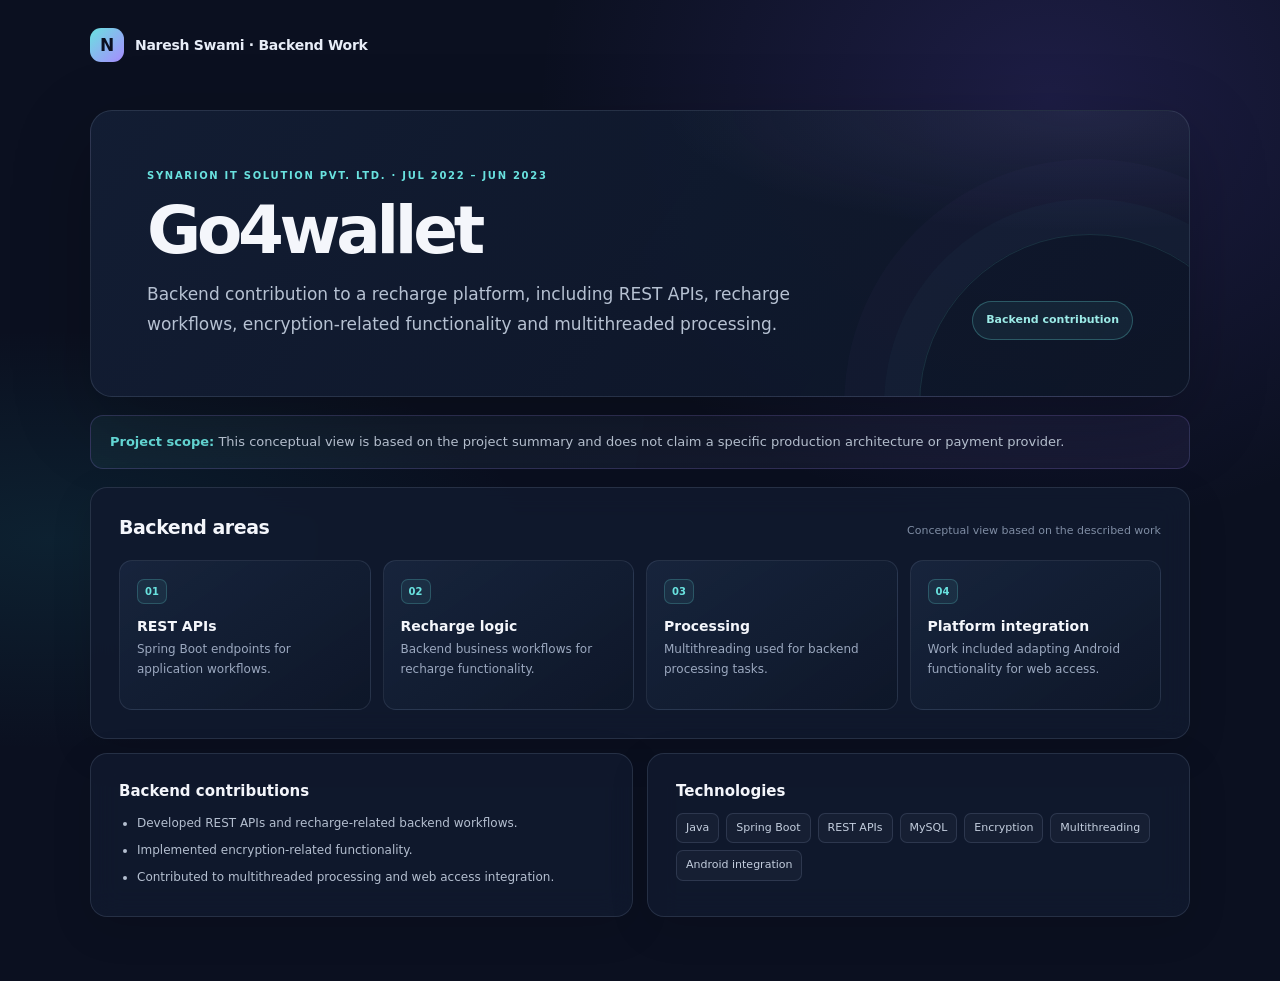
<file: assets/go4wallet-backend-showcase.html>
<!DOCTYPE html>
<html lang="en">
<head>
    <meta charset="UTF-8">
    <meta name="viewport" content="width=device-width, initial-scale=1">
    <meta name="description" content="Backend case study for Go4wallet recharge platform development.">
    <title>Go4wallet - Backend Case Study</title>
    <link rel="stylesheet" href="./backend-showcase.css">
</head>
<body>
    <main class="showcase">
        <div class="topline">
            <a class="brand" href="../index.html#projects">Naresh Swami · Backend Work</a>
        </div>
        <header class="hero">
            <div class="hero-copy">
                <p class="eyebrow">Synarion IT Solution Pvt. Ltd. · Jul 2022 – Jun 2023</p>
                <h1>Go4wallet</h1>
                <p class="intro">Backend contribution to a recharge platform, including REST APIs, recharge workflows, encryption-related functionality and multithreaded processing.</p>
            </div>
            <span class="role-chip">Backend contribution</span>
        </header>
        <p class="notice"><strong>Project scope:</strong> This conceptual view is based on the project summary and does not claim a specific production architecture or payment provider.</p>
        <section class="panel" aria-labelledby="flow-title">
            <div class="section-heading">
                <h2 id="flow-title">Backend areas</h2>
                <p>Conceptual view based on the described work</p>
            </div>
            <div class="flow">
                <article class="step"><span class="step-number">01</span><h3>REST APIs</h3><p>Spring Boot endpoints for application workflows.</p></article>
                <article class="step"><span class="step-number">02</span><h3>Recharge logic</h3><p>Backend business workflows for recharge functionality.</p></article>
                <article class="step"><span class="step-number">03</span><h3>Processing</h3><p>Multithreading used for backend processing tasks.</p></article>
                <article class="step"><span class="step-number">04</span><h3>Platform integration</h3><p>Work included adapting Android functionality for web access.</p></article>
            </div>
        </section>
        <div class="detail-grid">
            <section class="panel detail">
                <h2>Backend contributions</h2>
                <ul>
                    <li>Developed REST APIs and recharge-related backend workflows.</li>
                    <li>Implemented encryption-related functionality.</li>
                    <li>Contributed to multithreaded processing and web access integration.</li>
                </ul>
            </section>
            <section class="panel detail">
                <h2>Technologies</h2>
                <div class="tags">
                    <span class="tag">Java</span><span class="tag">Spring Boot</span><span class="tag">REST APIs</span>
                    <span class="tag">MySQL</span><span class="tag">Encryption</span><span class="tag">Multithreading</span><span class="tag">Android integration</span>
                </div>
            </section>
        </div>
    </main>
</body>
</html>
</file>
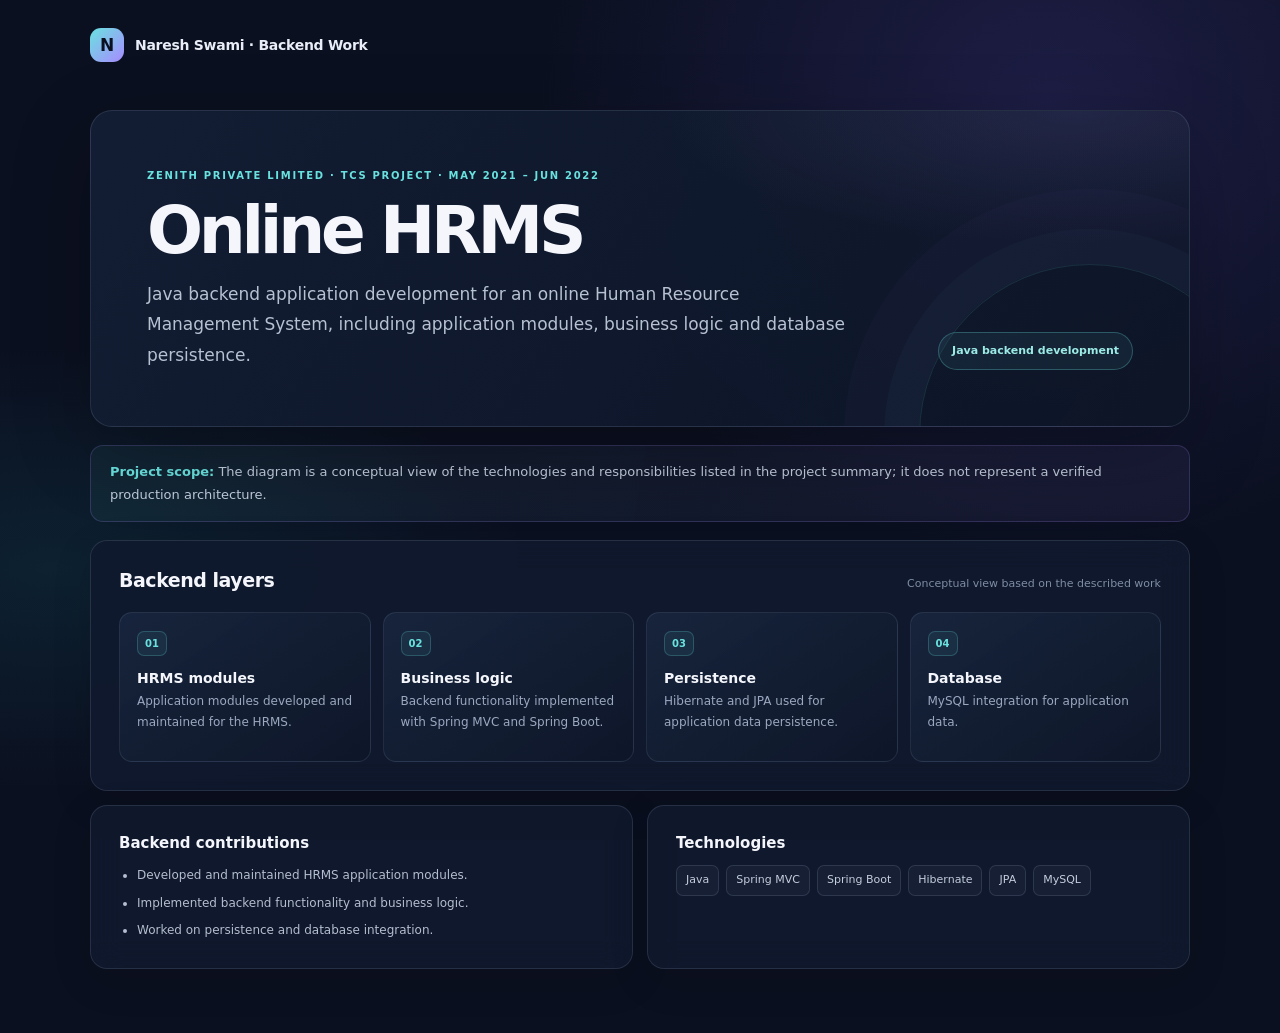
<file: assets/hrms-backend-showcase.html>
<!DOCTYPE html>
<html lang="en">
<head>
    <meta charset="UTF-8">
    <meta name="viewport" content="width=device-width, initial-scale=1">
    <meta name="description" content="Backend case study for Online HRMS application development.">
    <title>Online HRMS - Backend Case Study</title>
    <link rel="stylesheet" href="./backend-showcase.css">
</head>
<body>
    <main class="showcase">
        <div class="topline">
            <a class="brand" href="../index.html#projects">Naresh Swami · Backend Work</a>
        </div>
        <header class="hero">
            <div class="hero-copy">
                <p class="eyebrow">Zenith Private Limited · TCS Project · May 2021 – Jun 2022</p>
                <h1>Online HRMS</h1>
                <p class="intro">Java backend application development for an online Human Resource Management System, including application modules, business logic and database persistence.</p>
            </div>
            <span class="role-chip">Java backend development</span>
        </header>
        <p class="notice"><strong>Project scope:</strong> The diagram is a conceptual view of the technologies and responsibilities listed in the project summary; it does not represent a verified production architecture.</p>
        <section class="panel" aria-labelledby="flow-title">
            <div class="section-heading">
                <h2 id="flow-title">Backend layers</h2>
                <p>Conceptual view based on the described work</p>
            </div>
            <div class="flow">
                <article class="step"><span class="step-number">01</span><h3>HRMS modules</h3><p>Application modules developed and maintained for the HRMS.</p></article>
                <article class="step"><span class="step-number">02</span><h3>Business logic</h3><p>Backend functionality implemented with Spring MVC and Spring Boot.</p></article>
                <article class="step"><span class="step-number">03</span><h3>Persistence</h3><p>Hibernate and JPA used for application data persistence.</p></article>
                <article class="step"><span class="step-number">04</span><h3>Database</h3><p>MySQL integration for application data.</p></article>
            </div>
        </section>
        <div class="detail-grid">
            <section class="panel detail">
                <h2>Backend contributions</h2>
                <ul>
                    <li>Developed and maintained HRMS application modules.</li>
                    <li>Implemented backend functionality and business logic.</li>
                    <li>Worked on persistence and database integration.</li>
                </ul>
            </section>
            <section class="panel detail">
                <h2>Technologies</h2>
                <div class="tags">
                    <span class="tag">Java</span><span class="tag">Spring MVC</span><span class="tag">Spring Boot</span>
                    <span class="tag">Hibernate</span><span class="tag">JPA</span><span class="tag">MySQL</span>
                </div>
            </section>
        </div>
    </main>
</body>
</html>
</file>
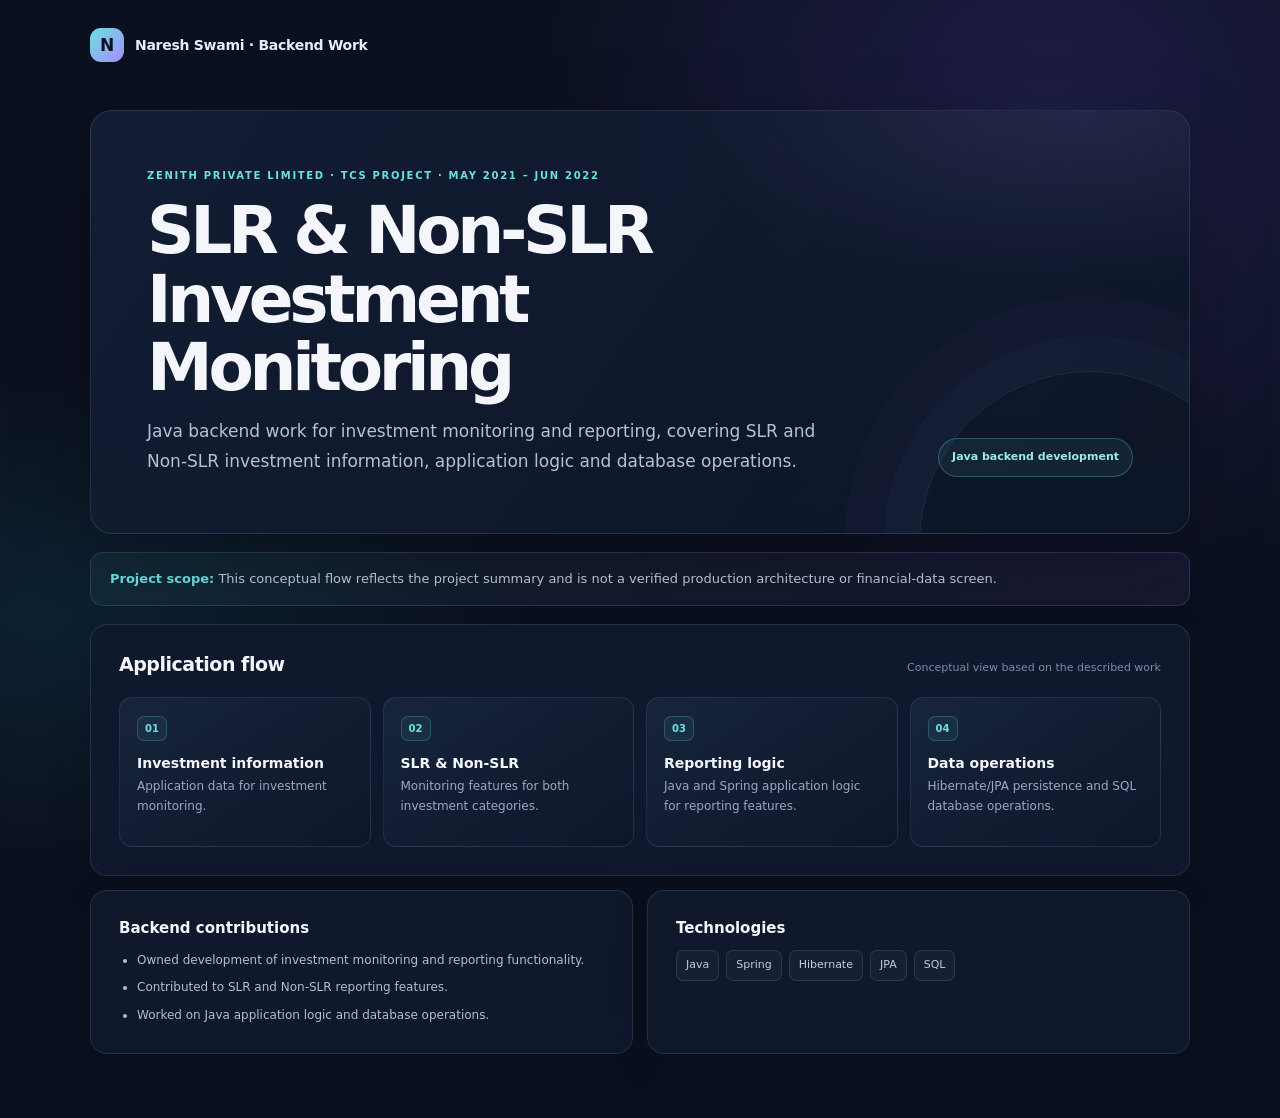
<file: assets/investment-monitoring-backend-showcase.html>
<!DOCTYPE html>
<html lang="en">
<head>
    <meta charset="UTF-8">
    <meta name="viewport" content="width=device-width, initial-scale=1">
    <meta name="description" content="Backend case study for SLR and Non-SLR investment monitoring and reporting.">
    <title>Investment Monitoring - Backend Case Study</title>
    <link rel="stylesheet" href="./backend-showcase.css">
</head>
<body>
    <main class="showcase">
        <div class="topline">
            <a class="brand" href="../index.html#projects">Naresh Swami · Backend Work</a>
        </div>
        <header class="hero">
            <div class="hero-copy">
                <p class="eyebrow">Zenith Private Limited · TCS Project · May 2021 – Jun 2022</p>
                <h1>SLR &amp; Non-SLR Investment Monitoring</h1>
                <p class="intro">Java backend work for investment monitoring and reporting, covering SLR and Non-SLR investment information, application logic and database operations.</p>
            </div>
            <span class="role-chip">Java backend development</span>
        </header>
        <p class="notice"><strong>Project scope:</strong> This conceptual flow reflects the project summary and is not a verified production architecture or financial-data screen.</p>
        <section class="panel" aria-labelledby="flow-title">
            <div class="section-heading">
                <h2 id="flow-title">Application flow</h2>
                <p>Conceptual view based on the described work</p>
            </div>
            <div class="flow">
                <article class="step"><span class="step-number">01</span><h3>Investment information</h3><p>Application data for investment monitoring.</p></article>
                <article class="step"><span class="step-number">02</span><h3>SLR &amp; Non-SLR</h3><p>Monitoring features for both investment categories.</p></article>
                <article class="step"><span class="step-number">03</span><h3>Reporting logic</h3><p>Java and Spring application logic for reporting features.</p></article>
                <article class="step"><span class="step-number">04</span><h3>Data operations</h3><p>Hibernate/JPA persistence and SQL database operations.</p></article>
            </div>
        </section>
        <div class="detail-grid">
            <section class="panel detail">
                <h2>Backend contributions</h2>
                <ul>
                    <li>Owned development of investment monitoring and reporting functionality.</li>
                    <li>Contributed to SLR and Non-SLR reporting features.</li>
                    <li>Worked on Java application logic and database operations.</li>
                </ul>
            </section>
            <section class="panel detail">
                <h2>Technologies</h2>
                <div class="tags">
                    <span class="tag">Java</span><span class="tag">Spring</span><span class="tag">Hibernate</span>
                    <span class="tag">JPA</span><span class="tag">SQL</span>
                </div>
            </section>
        </div>
    </main>
</body>
</html>
</file>
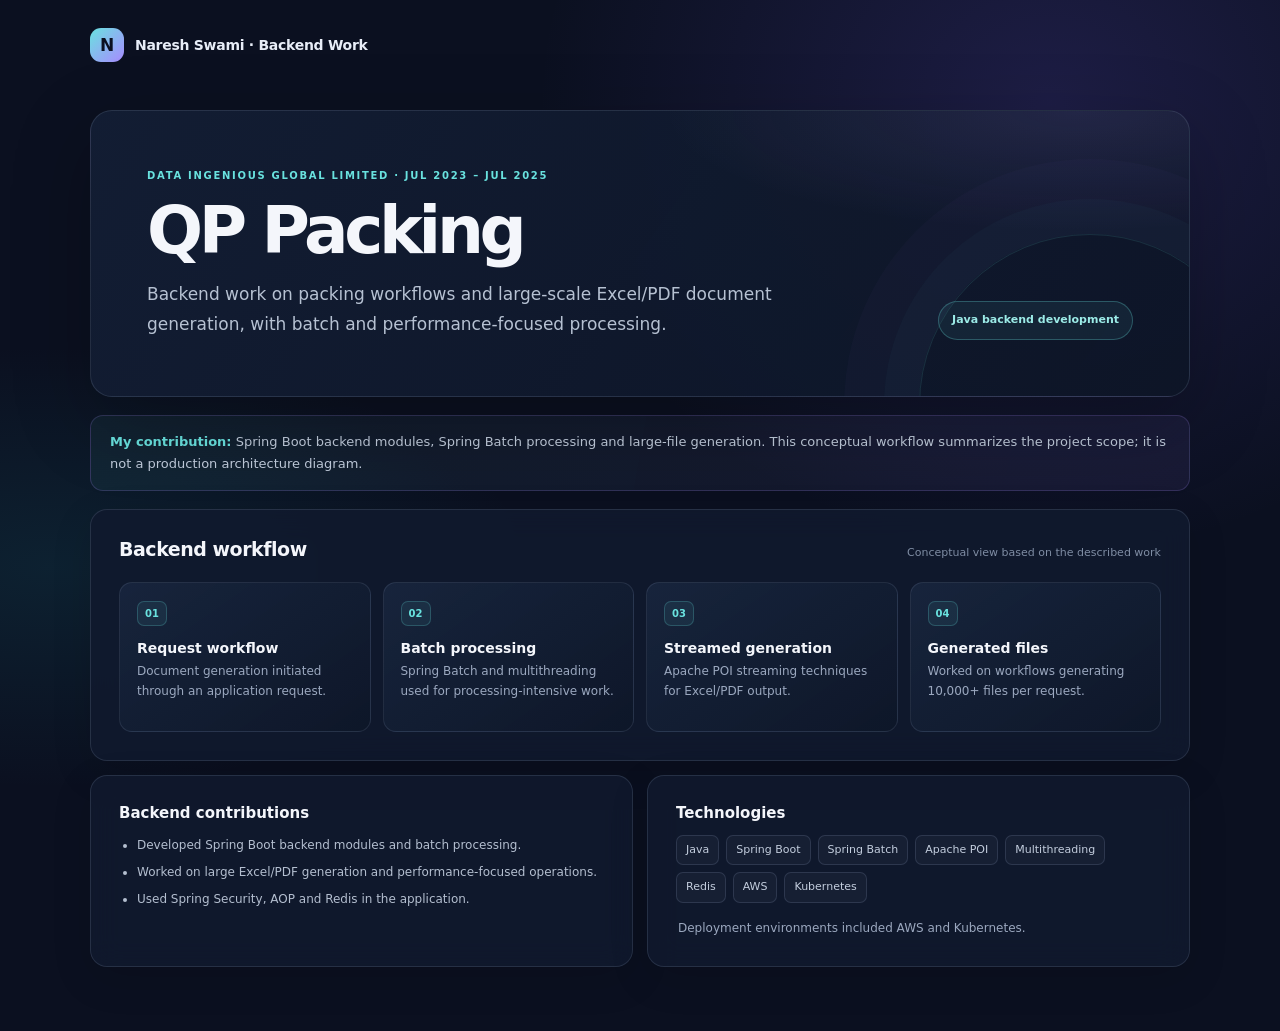
<file: assets/qp-packing-backend-showcase.html>
<!DOCTYPE html>
<html lang="en">
<head>
    <meta charset="UTF-8">
    <meta name="viewport" content="width=device-width, initial-scale=1">
    <meta name="description" content="Backend case study for QP Packing, focused on batch processing and large Excel/PDF generation.">
    <title>QP Packing - Backend Case Study</title>
    <link rel="stylesheet" href="./backend-showcase.css">
</head>
<body>
    <main class="showcase">
        <div class="topline">
            <a class="brand" href="../index.html#projects">Naresh Swami · Backend Work</a>
        </div>
        <header class="hero">
            <div class="hero-copy">
                <p class="eyebrow">Data Ingenious Global Limited · Jul 2023 – Jul 2025</p>
                <h1>QP Packing</h1>
                <p class="intro">Backend work on packing workflows and large-scale Excel/PDF document generation, with batch and performance-focused processing.</p>
            </div>
            <span class="role-chip">Java backend development</span>
        </header>
        <p class="notice"><strong>My contribution:</strong> Spring Boot backend modules, Spring Batch processing and large-file generation. This conceptual workflow summarizes the project scope; it is not a production architecture diagram.</p>
        <section class="panel" aria-labelledby="flow-title">
            <div class="section-heading">
                <h2 id="flow-title">Backend workflow</h2>
                <p>Conceptual view based on the described work</p>
            </div>
            <div class="flow">
                <article class="step"><span class="step-number">01</span><h3>Request workflow</h3><p>Document generation initiated through an application request.</p></article>
                <article class="step"><span class="step-number">02</span><h3>Batch processing</h3><p>Spring Batch and multithreading used for processing-intensive work.</p></article>
                <article class="step"><span class="step-number">03</span><h3>Streamed generation</h3><p>Apache POI streaming techniques for Excel/PDF output.</p></article>
                <article class="step"><span class="step-number">04</span><h3>Generated files</h3><p>Worked on workflows generating 10,000+ files per request.</p></article>
            </div>
        </section>
        <div class="detail-grid">
            <section class="panel detail">
                <h2>Backend contributions</h2>
                <ul>
                    <li>Developed Spring Boot backend modules and batch processing.</li>
                    <li>Worked on large Excel/PDF generation and performance-focused operations.</li>
                    <li>Used Spring Security, AOP and Redis in the application.</li>
                </ul>
            </section>
            <section class="panel detail">
                <h2>Technologies</h2>
                <div class="tags">
                    <span class="tag">Java</span><span class="tag">Spring Boot</span><span class="tag">Spring Batch</span>
                    <span class="tag">Apache POI</span><span class="tag">Multithreading</span><span class="tag">Redis</span>
                    <span class="tag">AWS</span><span class="tag">Kubernetes</span>
                </div>
                <p class="footnote">Deployment environments included AWS and Kubernetes.</p>
            </section>
        </div>
    </main>
</body>
</html>
</file>
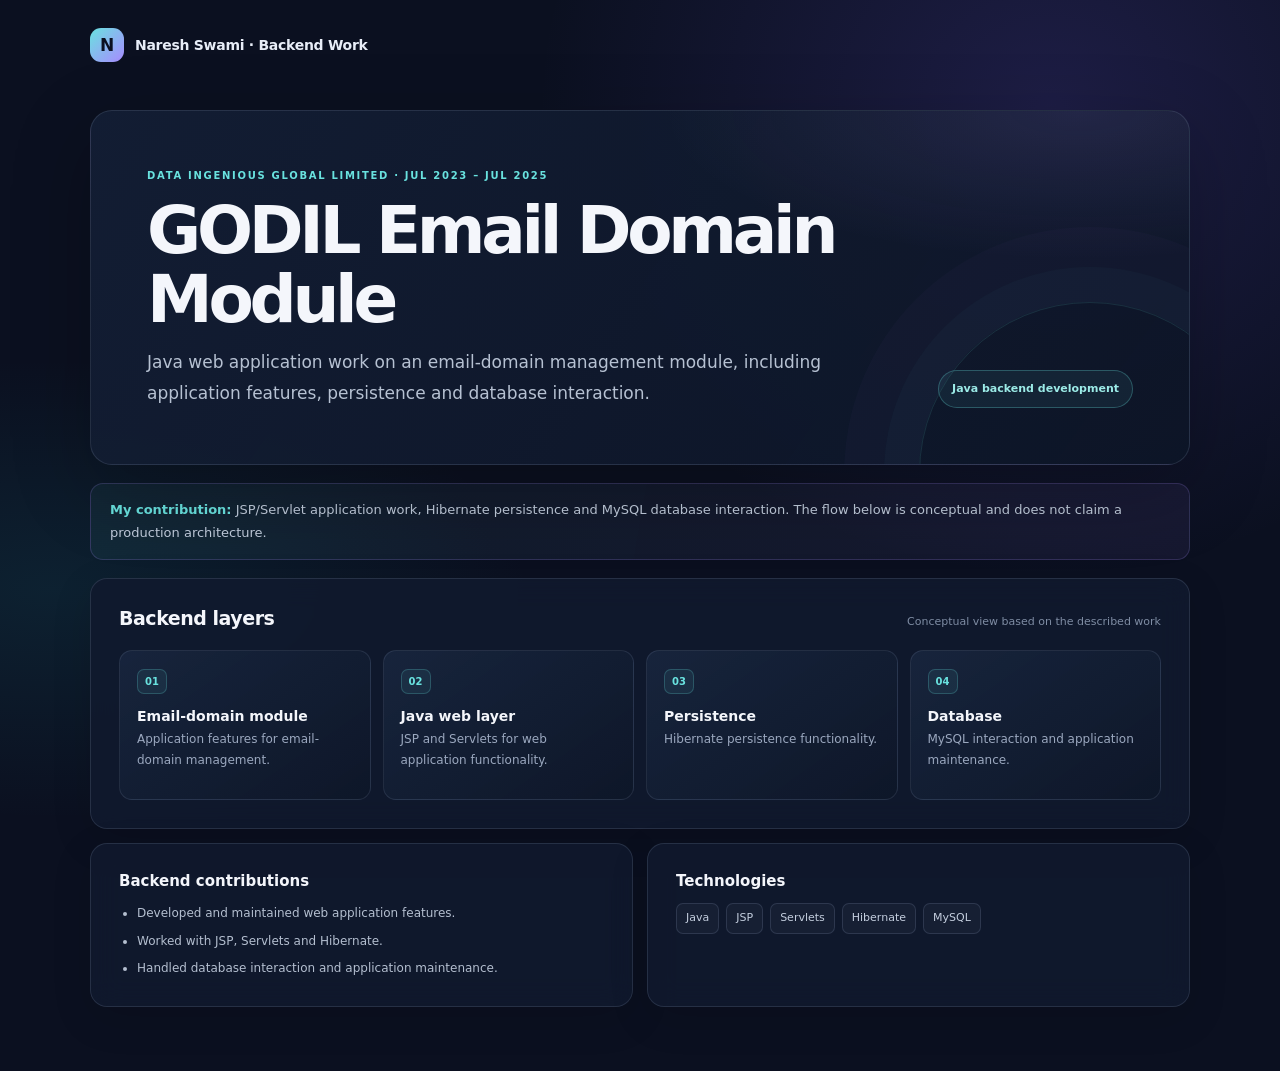
<file: assets/GODIL/godil.html>
<!DOCTYPE html>
<html lang="en">
<head>
    <meta charset="UTF-8">
    <meta name="viewport" content="width=device-width, initial-scale=1">
    <meta name="description" content="Backend case study for a Java email-domain management module.">
    <title>GODIL Email Domain Module - Backend Case Study</title>
    <link rel="stylesheet" href="../backend-showcase.css">
</head>
<body>
    <main class="showcase">
        <div class="topline">
            <a class="brand" href="../../index.html#projects">Naresh Swami · Backend Work</a>
        </div>
        <header class="hero">
            <div class="hero-copy">
                <p class="eyebrow">Data Ingenious Global Limited · Jul 2023 – Jul 2025</p>
                <h1>GODIL Email Domain Module</h1>
                <p class="intro">Java web application work on an email-domain management module, including application features, persistence and database interaction.</p>
            </div>
            <span class="role-chip">Java backend development</span>
        </header>
        <p class="notice"><strong>My contribution:</strong> JSP/Servlet application work, Hibernate persistence and MySQL database interaction. The flow below is conceptual and does not claim a production architecture.</p>
        <section class="panel" aria-labelledby="flow-title">
            <div class="section-heading">
                <h2 id="flow-title">Backend layers</h2>
                <p>Conceptual view based on the described work</p>
            </div>
            <div class="flow">
                <article class="step"><span class="step-number">01</span><h3>Email-domain module</h3><p>Application features for email-domain management.</p></article>
                <article class="step"><span class="step-number">02</span><h3>Java web layer</h3><p>JSP and Servlets for web application functionality.</p></article>
                <article class="step"><span class="step-number">03</span><h3>Persistence</h3><p>Hibernate persistence functionality.</p></article>
                <article class="step"><span class="step-number">04</span><h3>Database</h3><p>MySQL interaction and application maintenance.</p></article>
            </div>
        </section>
        <div class="detail-grid">
            <section class="panel detail">
                <h2>Backend contributions</h2>
                <ul>
                    <li>Developed and maintained web application features.</li>
                    <li>Worked with JSP, Servlets and Hibernate.</li>
                    <li>Handled database interaction and application maintenance.</li>
                </ul>
            </section>
            <section class="panel detail">
                <h2>Technologies</h2>
                <div class="tags">
                    <span class="tag">Java</span><span class="tag">JSP</span><span class="tag">Servlets</span>
                    <span class="tag">Hibernate</span><span class="tag">MySQL</span>
                </div>
            </section>
        </div>
    </main>
</body>
</html>
</file>
<file: assets/backend-showcase.css>
:root {
    color-scheme: dark;
    --bg: #0b1020;
    --panel: rgba(17, 26, 46, 0.88);
    --panel-raised: #131e34;
    --line: rgba(177, 195, 226, 0.14);
    --text: #f4f6fb;
    --muted: #9ba8bf;
    --cyan: #69e2df;
    --violet: #a88bff;
    --font: "DM Sans", Inter, system-ui, sans-serif;
    --display: "Space Grotesk", Inter, system-ui, sans-serif;
}

* {
    box-sizing: border-box;
}

body {
    min-height: 100vh;
    margin: 0;
    overflow-x: hidden;
    background:
        radial-gradient(ellipse at 82% 10%, rgba(103, 82, 217, 0.2), transparent 32rem),
        radial-gradient(ellipse at 4% 55%, rgba(26, 156, 170, 0.12), transparent 30rem),
        var(--bg);
    color: var(--text);
    font: 15px/1.7 var(--font);
}

a {
    color: inherit;
}

.showcase {
    width: min(1100px, calc(100% - 48px));
    margin: 0 auto;
    padding: 28px 0 64px;
}

.topline,
.hero,
.section-heading,
.tags {
    display: flex;
}

.topline {
    align-items: center;
    justify-content: space-between;
    gap: 20px;
    margin-bottom: 48px;
}

.brand {
    display: inline-flex;
    align-items: center;
    gap: 11px;
    color: #e8edf7;
    font: 600 14px var(--display);
    letter-spacing: -0.02em;
    text-decoration: none;
}

.brand::before {
    display: grid;
    width: 34px;
    height: 34px;
    place-items: center;
    border-radius: 11px;
    background: linear-gradient(135deg, var(--cyan), var(--violet));
    color: #0b1020;
    content: "N";
    font-size: 17px;
    font-weight: 700;
}

.back {
    border: 1px solid var(--line);
    border-radius: 9px;
    padding: 8px 12px;
    color: #c2ccdb;
    font-size: 12px;
    text-decoration: none;
    transition: border-color 180ms ease, color 180ms ease, background 180ms ease;
}

.back:hover {
    border-color: rgba(105, 226, 223, 0.45);
    background: rgba(105, 226, 223, 0.06);
    color: var(--cyan);
}

.hero {
    position: relative;
    align-items: end;
    justify-content: space-between;
    gap: 36px;
    overflow: hidden;
    margin-bottom: 18px;
    border: 1px solid var(--line);
    border-radius: 22px;
    padding: clamp(28px, 5vw, 56px);
    background:
        radial-gradient(ellipse at 90% 0, rgba(168, 139, 255, 0.13), transparent 26rem),
        linear-gradient(125deg, rgba(19, 30, 52, 0.96), rgba(13, 21, 39, 0.94));
    box-shadow: 0 24px 80px rgba(0, 0, 0, 0.24);
}

.hero::after {
    position: absolute;
    right: -72px;
    bottom: -180px;
    width: 340px;
    height: 340px;
    border: 1px solid rgba(105, 226, 223, 0.12);
    border-radius: 50%;
    box-shadow: 0 0 0 35px rgba(105, 226, 223, 0.025), 0 0 0 75px rgba(168, 139, 255, 0.025);
    content: "";
    pointer-events: none;
}

.hero-copy {
    position: relative;
    z-index: 1;
    max-width: 760px;
}

.eyebrow {
    margin: 0 0 13px;
    color: var(--cyan);
    font-size: 10px;
    font-weight: 700;
    letter-spacing: 0.17em;
    text-transform: uppercase;
}

h1,
h2,
h3,
p {
    margin-top: 0;
}

h1 {
    margin-bottom: 13px;
    font: 600 clamp(38px, 6vw, 66px)/1.04 var(--display);
    letter-spacing: -0.065em;
}

.intro {
    max-width: 700px;
    margin-bottom: 0;
    color: #b6c1d2;
    font-size: clamp(15px, 2vw, 17px);
    line-height: 1.8;
}

.role-chip {
    position: relative;
    z-index: 1;
    flex: 0 0 auto;
    border: 1px solid rgba(105, 226, 223, 0.28);
    border-radius: 999px;
    padding: 9px 13px;
    background: rgba(105, 226, 223, 0.07);
    color: #9cebe7;
    font-size: 11px;
    font-weight: 700;
    white-space: nowrap;
}

.notice {
    margin: 18px 0;
    border: 1px solid rgba(168, 139, 255, 0.2);
    border-radius: 13px;
    padding: 15px 19px;
    background: linear-gradient(100deg, rgba(105, 226, 223, 0.06), rgba(168, 139, 255, 0.07));
    color: #c1ccdc;
    font-size: 13px;
}

.notice strong {
    color: var(--cyan);
}

.panel {
    border: 1px solid var(--line);
    border-radius: 17px;
    padding: clamp(20px, 3vw, 28px);
    background: var(--panel);
    box-shadow: 0 12px 40px rgba(0, 0, 0, 0.12);
    backdrop-filter: blur(14px);
}

.section-heading {
    align-items: baseline;
    justify-content: space-between;
    gap: 20px;
    margin-bottom: 19px;
}

.section-heading h2 {
    margin-bottom: 0;
    font: 600 19px var(--display);
    letter-spacing: -0.025em;
}

.section-heading p {
    margin-bottom: 0;
    color: #7f8da4;
    font-size: 11px;
}

.flow {
    display: grid;
    grid-template-columns: repeat(4, minmax(0, 1fr));
    gap: 12px;
}

.step {
    position: relative;
    min-height: 150px;
    overflow: hidden;
    border: 1px solid rgba(177, 195, 226, 0.12);
    border-radius: 13px;
    padding: 17px;
    background: linear-gradient(145deg, rgba(25, 39, 64, 0.84), rgba(14, 23, 41, 0.94));
    transition: border-color 180ms ease, transform 180ms ease;
}

.step:hover {
    transform: translateY(-3px);
    border-color: rgba(105, 226, 223, 0.35);
}

.step-number {
    display: inline-flex;
    min-width: 30px;
    height: 25px;
    align-items: center;
    justify-content: center;
    border: 1px solid rgba(105, 226, 223, 0.22);
    border-radius: 7px;
    background: rgba(105, 226, 223, 0.07);
    color: var(--cyan);
    font: 600 10px var(--display);
}

.step h3 {
    margin: 14px 0 5px;
    font: 600 14px var(--display);
}

.step p,
.detail p {
    margin-bottom: 0;
    color: var(--muted);
    font-size: 12px;
    line-height: 1.7;
}

.detail-grid {
    display: grid;
    grid-template-columns: 1fr 1fr;
    gap: 14px;
    margin-top: 14px;
}

.detail h2 {
    margin-bottom: 13px;
    font: 600 15px var(--display);
}

.detail ul {
    margin: 0;
    padding-left: 18px;
    color: #b4bfd0;
    font-size: 12px;
}

.detail li + li {
    margin-top: 7px;
}

.tags {
    flex-wrap: wrap;
    gap: 7px;
}

.tag {
    border: 1px solid rgba(177, 195, 226, 0.15);
    border-radius: 7px;
    padding: 5px 9px;
    background: rgba(177, 195, 226, 0.045);
    color: #c4cede;
    font-size: 11px;
}

.footnote {
    margin: 15px 2px 0;
    color: #7f8da4;
    font-size: 11px;
}

@media (max-width: 760px) {
    .showcase {
        width: min(100% - 28px, 580px);
        padding-top: 18px;
    }

    .topline {
        margin-bottom: 25px;
    }

    .hero {
        align-items: start;
        flex-direction: column;
        gap: 18px;
        border-radius: 17px;
    }

    .flow {
        grid-template-columns: repeat(2, minmax(0, 1fr));
    }

    .step {
        min-height: 135px;
    }
}

@media (max-width: 480px) {
    .detail-grid {
        grid-template-columns: 1fr;
    }

    .section-heading {
        align-items: start;
        flex-direction: column;
        gap: 5px;
    }

    .role-chip {
        white-space: normal;
    }
}

@media (prefers-reduced-motion: reduce) {
    *,
    *::before,
    *::after {
        scroll-behavior: auto !important;
        transition-duration: 0.01ms !important;
    }
}
</file>
